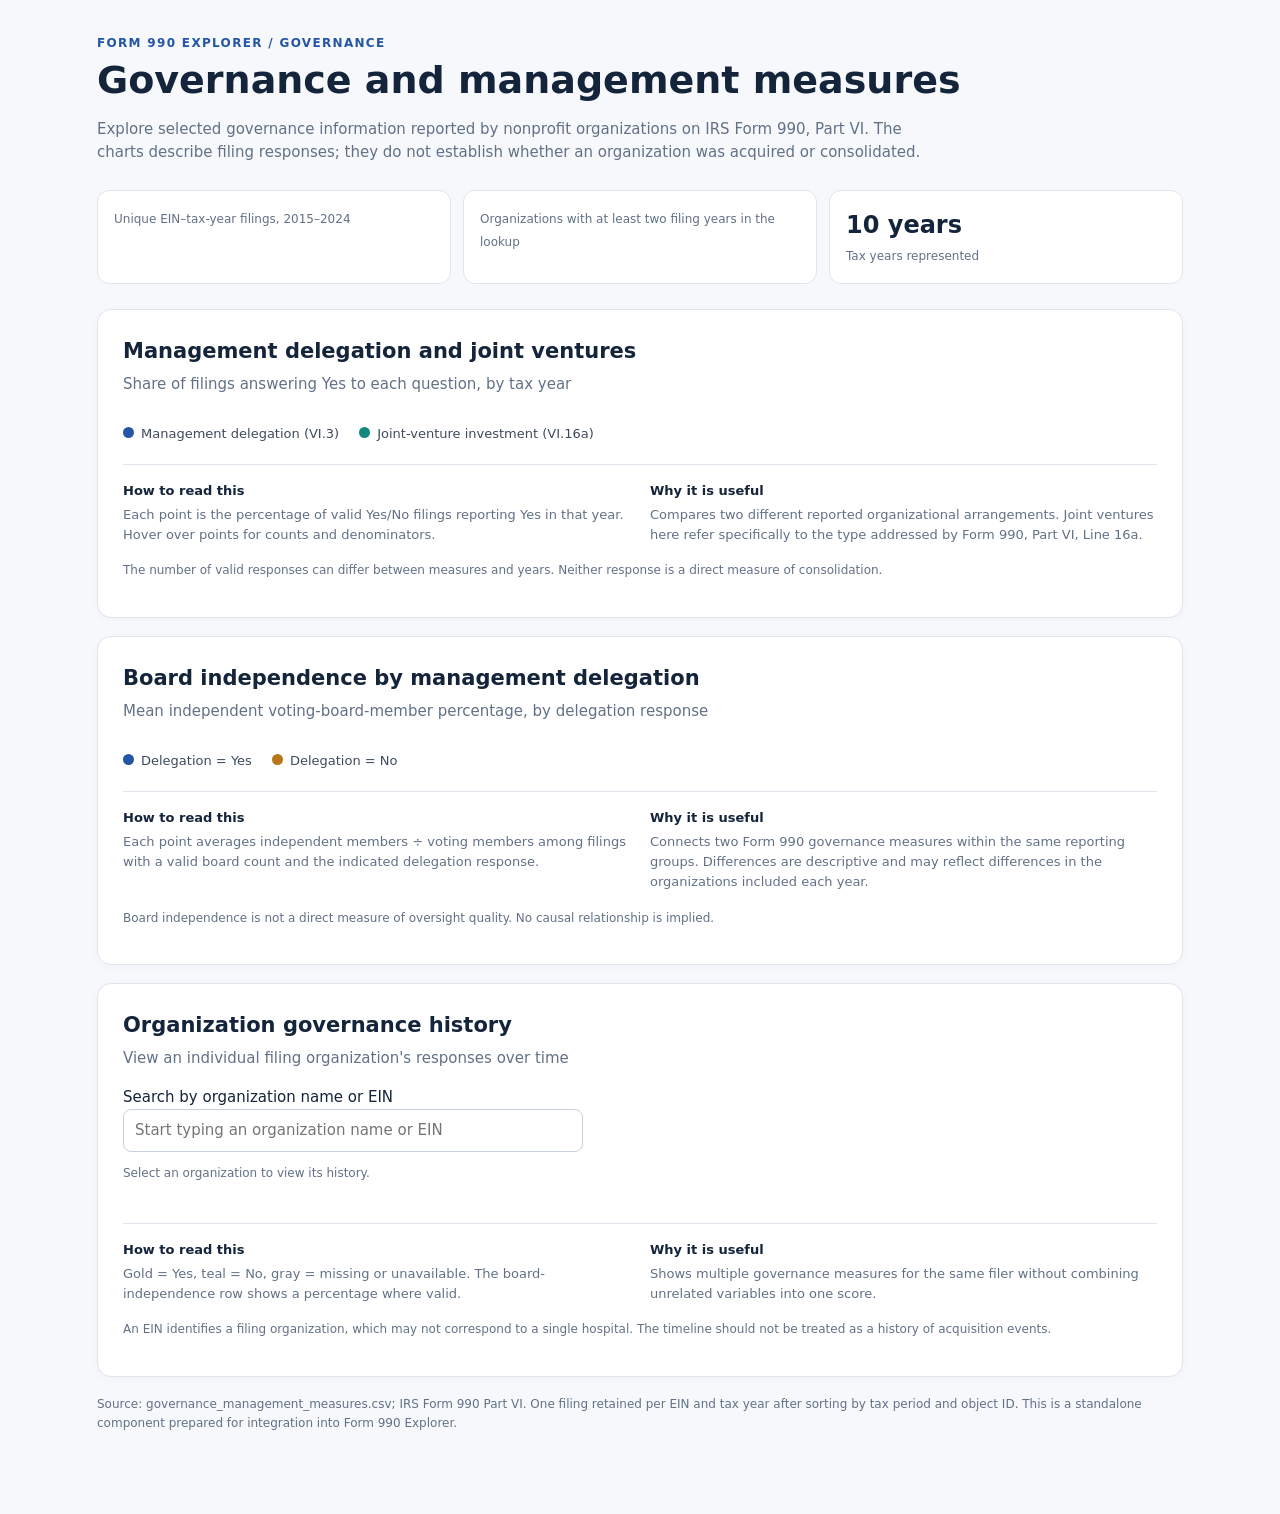
<file: governance graphics/governance_dashboard_template.html>
<!doctype html><html lang="en"><head><meta charset="utf-8"><meta name="viewport" content="width=device-width, initial-scale=1"><title>Governance Measures | Form 990 Explorer</title><style>
:root{--ink:#14243a;--muted:#627187;--blue:#2456a5;--teal:#14867d;--gold:#b97519;--border:#dfe5ec;--bg:#f6f8fb}*{box-sizing:border-box}body{margin:0;background:var(--bg);color:var(--ink);font:15px/1.55 system-ui,-apple-system,Segoe UI,Arial,sans-serif}.wrap{max-width:1130px;margin:auto;padding:34px 22px 70px}.top{margin-bottom:25px}.eyebrow{color:var(--blue);font-size:12px;letter-spacing:.11em;text-transform:uppercase;font-weight:700}h1{font-size:clamp(27px,4vw,38px);margin:5px 0 8px;line-height:1.2}h2{font-size:21px;margin:0 0 5px}.lede,.sub,.note{color:var(--muted)}.lede{max-width:850px}.cards{display:grid;grid-template-columns:repeat(3,1fr);gap:12px;margin:25px 0}.stat{background:white;border:1px solid var(--border);border-radius:12px;padding:16px}.stat strong{display:block;font-size:24px}.stat span{color:var(--muted);font-size:12px}.panel{background:white;border:1px solid var(--border);border-radius:14px;padding:25px;margin:18px 0;box-shadow:0 2px 9px #14243a07}.panelhead{display:flex;align-items:flex-start;justify-content:space-between;gap:16px;flex-wrap:wrap}.chart{margin:20px 0 8px;overflow-x:auto}.chart svg{width:100%;min-width:650px;height:auto;display:block}.legend{display:flex;flex-wrap:wrap;gap:20px;color:#3d4b5d;font-size:13px}.legend i{display:inline-block;width:11px;height:11px;border-radius:50%;margin-right:7px}.explain{border-top:1px solid var(--border);margin-top:20px;padding-top:16px;display:grid;grid-template-columns:1fr 1fr;gap:20px}.explain strong{display:block;font-size:13px}.explain p{margin:4px 0;color:var(--muted);font-size:13px}.note{font-size:12px;margin-top:12px}select,input{border:1px solid #c8d2df;background:white;border-radius:8px;padding:9px 11px;font:inherit;color:var(--ink)}input{width:min(100%,460px)}.search{margin-top:16px}.results{max-height:175px;overflow:auto;border:1px solid var(--border);border-radius:8px;margin-top:5px;max-width:580px}.results button{display:block;width:100%;text-align:left;border:0;border-bottom:1px solid var(--border);background:white;padding:8px 12px;cursor:pointer;color:var(--ink)}.results button:hover{background:#edf4ff}.timeline{overflow-x:auto;margin-top:20px}.tlgrid{display:grid;grid-template-columns:205px repeat(10,minmax(60px,1fr));gap:3px;min-width:850px;align-items:stretch}.tlgrid>div{padding:9px 4px;text-align:center;border-radius:4px;font-size:12px}.tlgrid .rowlabel{text-align:left;font-weight:600;background:#f3f6fa}.tlgrid .yr{font-weight:600;color:var(--muted)}.tlgrid .yes{background:#e7b668;color:#593708;font-weight:700}.tlgrid .no{background:#b9e2dd;color:#115b55;font-weight:700}.tlgrid .missing{background:#e9edf2;color:#788497}.tlgrid .num{background:#eaf1ff;color:#204d93;font-weight:700}.tllegend{margin-top:12px;font-size:12px;color:var(--muted)}.pill{padding:3px 7px;border-radius:4px;background:#eaf1ff;font-size:12px}a{color:var(--blue)}@media(max-width:700px){.cards,.explain{grid-template-columns:1fr}.panel{padding:17px}.wrap{padding:23px 14px}}
</style></head><body><main class="wrap"><header class="top"><div class="eyebrow">Form 990 Explorer / Governance</div><h1>Governance and management measures</h1><p class="lede">Explore selected governance information reported by nonprofit organizations on IRS Form 990, Part VI. The charts describe filing responses; they do not establish whether an organization was acquired or consolidated.</p></header><section class="cards"><div class="stat"><strong id="filingcount"></strong><span>Unique EIN–tax-year filings, 2015–2024</span></div><div class="stat"><strong id="orgcount"></strong><span>Organizations with at least two filing years in the lookup</span></div><div class="stat"><strong>10 years</strong><span>Tax years represented</span></div></section><section class="panel"><div class="panelhead"><div><h2>Management delegation and joint ventures</h2><div class="sub">Share of filings answering Yes to each question, by tax year</div></div></div><div id="chart1" class="chart" role="img" aria-label="Line chart comparing annual management delegation and joint venture reporting rates"></div><div class="legend"><span><i style="background:#2456a5"></i>Management delegation (VI.3)</span><span><i style="background:#14867d"></i>Joint-venture investment (VI.16a)</span></div><div class="explain"><div><strong>How to read this</strong><p>Each point is the percentage of valid Yes/No filings reporting Yes in that year. Hover over points for counts and denominators.</p></div><div><strong>Why it is useful</strong><p>Compares two different reported organizational arrangements. Joint ventures here refer specifically to the type addressed by Form 990, Part VI, Line 16a.</p></div></div><p class="note">The number of valid responses can differ between measures and years. Neither response is a direct measure of consolidation.</p></section><section class="panel"><div class="panelhead"><div><h2>Board independence by management delegation</h2><div class="sub">Mean independent voting-board-member percentage, by delegation response</div></div></div><div id="chart2" class="chart" role="img" aria-label="Line chart comparing board independence for organizations with and without management delegation"></div><div class="legend"><span><i style="background:#2456a5"></i>Delegation = Yes</span><span><i style="background:#b97519"></i>Delegation = No</span></div><div class="explain"><div><strong>How to read this</strong><p>Each point averages independent members ÷ voting members among filings with a valid board count and the indicated delegation response.</p></div><div><strong>Why it is useful</strong><p>Connects two Form 990 governance measures within the same reporting groups. Differences are descriptive and may reflect differences in the organizations included each year.</p></div></div><p class="note">Board independence is not a direct measure of oversight quality. No causal relationship is implied.</p></section><section class="panel"><div class="panelhead"><div><h2>Organization governance history</h2><div class="sub">View an individual filing organization's responses over time</div></div></div><div class="search"><label for="orgsearch">Search by organization name or EIN</label><div><input id="orgsearch" autocomplete="off" placeholder="Start typing an organization name or EIN"></div><div id="results" class="results" hidden></div><p class="note" id="selection">Select an organization to view its history.</p></div><div id="timeline" class="timeline"></div><div class="explain"><div><strong>How to read this</strong><p>Gold = Yes, teal = No, gray = missing or unavailable. The board-independence row shows a percentage where valid.</p></div><div><strong>Why it is useful</strong><p>Shows multiple governance measures for the same filer without combining unrelated variables into one score.</p></div></div><p class="note">An EIN identifies a filing organization, which may not correspond to a single hospital. The timeline should not be treated as a history of acquisition events.</p></section><p class="note">Source: governance_management_measures.csv; IRS Form 990 Part VI. One filing retained per EIN and tax year after sorting by tax period and object ID. This is a standalone component prepared for integration into Form 990 Explorer.</p></main><script>const DATA=__DATA__;
const $=id=>document.getElementById(id);const esc=s=>String(s).replace(/[&<>"']/g,c=>({'&':'&amp;','<':'&lt;','>':'&gt;','"':'&quot;',"'":'&#39;'}[c]));
$('filingcount').textContent=DATA.metadata.filings.toLocaleString();$('orgcount').textContent=DATA.metadata.organization_count.toLocaleString();
function lineChart(el,series,ymin,ymax,ticks,suffix){const W=1010,H=355,L=67,R=26,T=25,B=52;let x=y=>L+(y-2015)/9*(W-L-R),y=v=>T+(ymax-v)/(ymax-ymin)*(H-T-B);let s=`<svg viewBox="0 0 ${W} ${H}" xmlns="http://www.w3.org/2000/svg">`;ticks.forEach(v=>{s+=`<line x1="${L}" x2="${W-R}" y1="${y(v)}" y2="${y(v)}" stroke="#e2e8f0"/><text x="${L-10}" y="${y(v)+4}" text-anchor="end" font-size="12" fill="#65758a">${v}${suffix}</text>`});DATA.annual.forEach(r=>s+=`<text x="${x(r.year)}" y="${H-20}" text-anchor="middle" font-size="12" fill="#65758a">${r.year}</text>`);series.forEach(ser=>{const pts=DATA.annual.map(r=>({r,v:ser.get(r)})).filter(q=>Number.isFinite(q.v));s+=`<polyline points="${pts.map(q=>x(q.r.year)+','+y(q.v)).join(' ')}" fill="none" stroke="${ser.color}" stroke-width="3" stroke-linejoin="round"/>`;pts.forEach(q=>{let tip=ser.label+' · '+q.r.year+' · '+q.v.toFixed(1)+'%'+(ser.details?' · '+ser.details(q.r):'');s+=`<circle cx="${x(q.r.year)}" cy="${y(q.v)}" r="5" fill="${ser.color}" stroke="white" stroke-width="1.5"><title>${esc(tip)}</title></circle>`})});s+='</svg>';$(el).innerHTML=s}
lineChart('chart1',[{label:'Management delegation',color:'#2456a5',get:r=>r.delegation.rate,details:r=>r.delegation.yes+' Yes / '+r.delegation.valid+' valid'},{label:'Joint ventures',color:'#14867d',get:r=>r.jointventure.rate,details:r=>r.jointventure.yes+' Yes / '+r.jointventure.valid}],0,50,[0,10,20,30,40,50],'%');
lineChart('chart2',[{label:'Delegation Yes',color:'#2456a5',get:r=>r.independence_yes.mean,details:r=>r.independence_yes.valid+' valid board counts'},{label:'Delegation No',color:'#b97519',get:r=>r.independence_no.mean,details:r=>r.independence_no.valid+' valid board counts'}],60,90,[60,65,70,75,80,85,90],'%');
const years=Array.from({length:10},(_,i)=>2015+i);function showOrg(org){$('orgsearch').value=org.name;$('results').hidden=true;$('selection').textContent=org.name+' · EIN '+org.ein;const byYear=Object.fromEntries(org.records.map(r=>[r.year,r]));let s='<div class="tlgrid"><div class="rowlabel">Measure</div>'+years.map(y=>`<div class="yr">${y}</div>`).join('');for(const [key,label] of [['delegation','Management delegation'],['jointventure','Joint-venture investment'],['documents','Governing docs changed'],['independence','Board independence']]){s+=`<div class="rowlabel">${label}</div>`;for(const yr of years){let r=byYear[yr],v=r?.[key],cls='missing',display='—';if(v!==null&&v!==undefined){if(key==='independence'){cls='num';display=v.toFixed(1)+'%'}else{cls=v?'yes':'no';display=v?'Yes':'No'}}s+=`<div class="${cls}" title="${yr}: ${label} — ${display}">${display}</div>`}}$('timeline').innerHTML=s+'</div><div class="tllegend">Gold: Yes · Teal: No · Gray: missing/unavailable · Blue: valid board-independence percentage</div>'}
let timer;$('orgsearch').addEventListener('input',()=>{clearTimeout(timer);timer=setTimeout(()=>{const q=$('orgsearch').value.trim().toLowerCase(),res=$('results');if(q.length<2){res.hidden=true;return}const hits=DATA.organizations.filter(o=>o.name.toLowerCase().includes(q)||o.ein.includes(q)).slice(0,12);res.innerHTML='';for(const o of hits){const btn=document.createElement('button');btn.textContent=o.name+' · EIN '+o.ein;btn.onclick=()=>showOrg(o);res.appendChild(btn)}if(!hits.length)res.textContent='No matching organizations in this extract';res.hidden=false},120)});
if(DATA.organizations.length)showOrg(DATA.organizations.find(o=>o.records.length>=9)||DATA.organizations[0]);
</script></body></html>
</file>
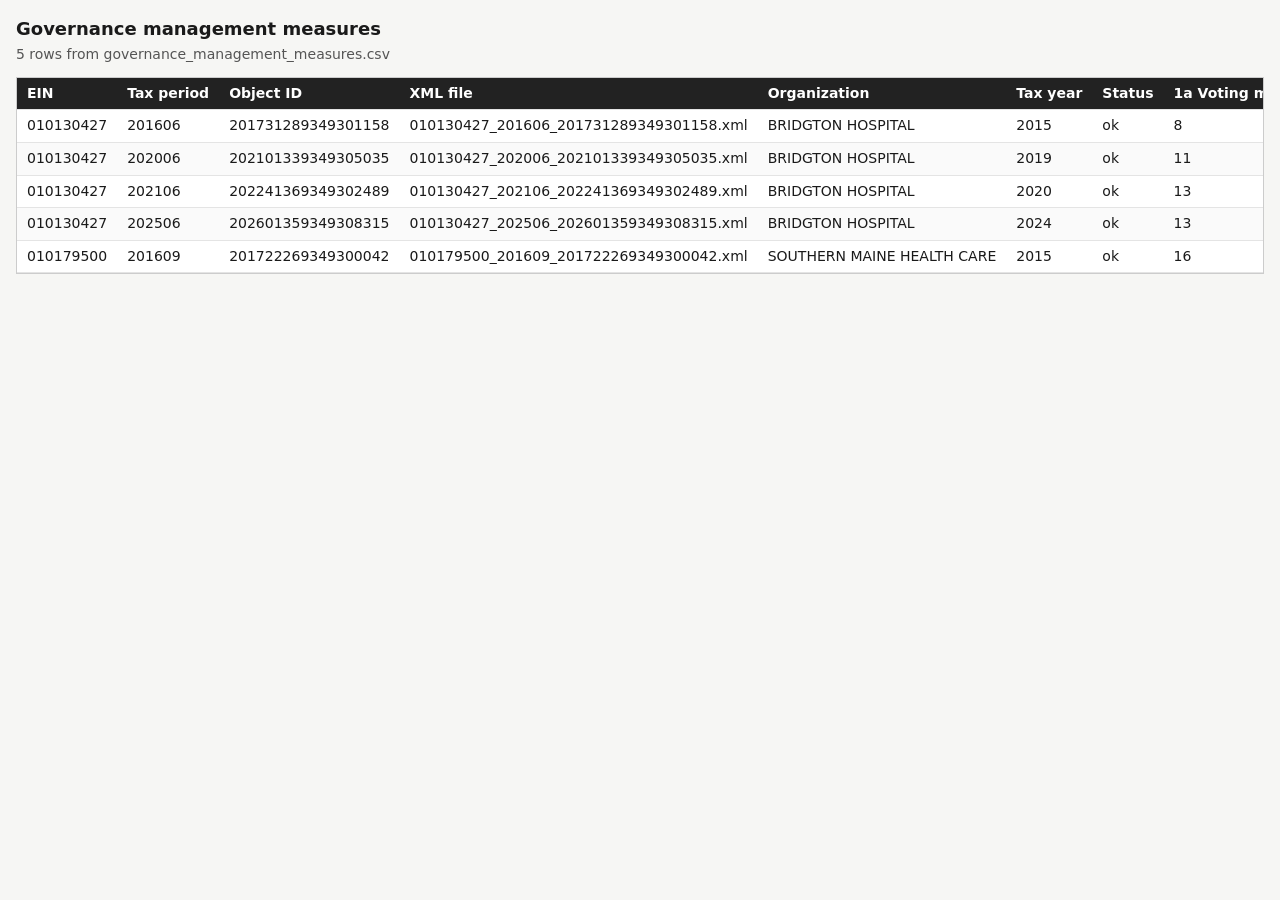
<file: data/extract/governance_management_measures.html>
<!DOCTYPE html>
<html lang="en">
<head>
<meta charset="utf-8">
<title>Governance management measures</title>
<style>
  body {
    margin: 16px;
    font: 14px/1.4 system-ui, sans-serif;
    color: #1a1a1a;
    background: #f6f6f4;
  }
  h1 {
    font-size: 18px;
    margin: 0 0 4px;
  }
  p {
    margin: 0 0 12px;
    color: #555;
  }
  .wrap {
    overflow: auto;
    max-height: calc(100vh - 90px);
    border: 1px solid #ccc;
    background: #fff;
  }
  table {
    border-collapse: collapse;
    min-width: 100%;
    white-space: nowrap;
  }
  th, td {
    border-bottom: 1px solid #e4e4e4;
    padding: 6px 10px;
    text-align: left;
    vertical-align: top;
  }
  th {
    position: sticky;
    top: 0;
    background: #222;
    color: #fff;
    font-weight: 600;
    z-index: 1;
  }
  tr:nth-child(even) td { background: #fafafa; }
  td.yes { color: #0b6b2a; font-weight: 600; }
  td.no { color: #9a1c1c; }
</style>
</head>
<body>
<h1>Governance management measures</h1>
<p>5 rows from governance_management_measures.csv</p>
<div class="wrap">
<table>
<thead><tr><th>EIN</th><th>Tax period</th><th>Object ID</th><th>XML file</th><th>Organization</th><th>Tax year</th><th>Status</th><th>1a Voting members</th><th>1b Independent</th><th>2 Family/business</th><th>3 Mgmt delegation</th><th>4 Doc changes</th><th>5 Asset diversion</th><th>8a Minutes body</th><th>8b Minutes committees</th><th>10a Local chapters</th><th>10b Chapter policies</th><th>11a 990 to board</th><th>12a COI policy</th><th>12b Annual disclosure</th><th>12c COI monitoring</th><th>13 Whistleblower</th><th>14 Doc retention</th><th>15a CEO comp</th><th>15b Other comp</th><th>16a Joint venture</th><th>16b JV policy</th></tr></thead>
<tbody>
<tr><td>010130427</td><td>201606</td><td>201731289349301158</td><td>010130427_201606_201731289349301158.xml</td><td>BRIDGTON HOSPITAL</td><td>2015</td><td>ok</td><td>8</td><td>7</td><td class="no">No</td><td class="no">No</td><td class="no">No</td><td class="no">No</td><td class="yes">Yes</td><td class="yes">Yes</td><td class="no">No</td><td></td><td class="yes">Yes</td><td class="yes">Yes</td><td class="yes">Yes</td><td class="yes">Yes</td><td class="yes">Yes</td><td class="yes">Yes</td><td class="no">No</td><td class="no">No</td><td class="no">No</td><td></td></tr>
<tr><td>010130427</td><td>202006</td><td>202101339349305035</td><td>010130427_202006_202101339349305035.xml</td><td>BRIDGTON HOSPITAL</td><td>2019</td><td>ok</td><td>11</td><td>9</td><td class="yes">Yes</td><td class="no">No</td><td class="no">No</td><td class="no">No</td><td class="yes">Yes</td><td class="yes">Yes</td><td class="no">No</td><td></td><td class="yes">Yes</td><td class="yes">Yes</td><td class="yes">Yes</td><td class="yes">Yes</td><td class="yes">Yes</td><td class="yes">Yes</td><td class="no">No</td><td class="no">No</td><td class="no">No</td><td></td></tr>
<tr><td>010130427</td><td>202106</td><td>202241369349302489</td><td>010130427_202106_202241369349302489.xml</td><td>BRIDGTON HOSPITAL</td><td>2020</td><td>ok</td><td>13</td><td>11</td><td class="no">No</td><td class="no">No</td><td class="no">No</td><td class="no">No</td><td class="yes">Yes</td><td class="yes">Yes</td><td class="no">No</td><td></td><td class="yes">Yes</td><td class="yes">Yes</td><td class="yes">Yes</td><td class="yes">Yes</td><td class="yes">Yes</td><td class="yes">Yes</td><td class="no">No</td><td class="no">No</td><td class="no">No</td><td></td></tr>
<tr><td>010130427</td><td>202506</td><td>202601359349308315</td><td>010130427_202506_202601359349308315.xml</td><td>BRIDGTON HOSPITAL</td><td>2024</td><td>ok</td><td>13</td><td>10</td><td class="no">No</td><td class="no">No</td><td class="no">No</td><td class="no">No</td><td class="yes">Yes</td><td class="yes">Yes</td><td class="no">No</td><td></td><td class="no">No</td><td class="yes">Yes</td><td class="yes">Yes</td><td class="yes">Yes</td><td class="yes">Yes</td><td class="yes">Yes</td><td class="no">No</td><td class="no">No</td><td class="no">No</td><td></td></tr>
<tr><td>010179500</td><td>201609</td><td>201722269349300042</td><td>010179500_201609_201722269349300042.xml</td><td>SOUTHERN MAINE HEALTH CARE</td><td>2015</td><td>ok</td><td>16</td><td>9</td><td class="no">No</td><td class="no">No</td><td class="no">No</td><td class="no">No</td><td class="yes">Yes</td><td class="yes">Yes</td><td class="no">No</td><td></td><td class="yes">Yes</td><td class="yes">Yes</td><td class="yes">Yes</td><td class="yes">Yes</td><td class="yes">Yes</td><td class="yes">Yes</td><td class="yes">Yes</td><td class="yes">Yes</td><td class="no">No</td><td></td></tr>
</tbody>
</table>
</div>
</body>
</html>
</file>
